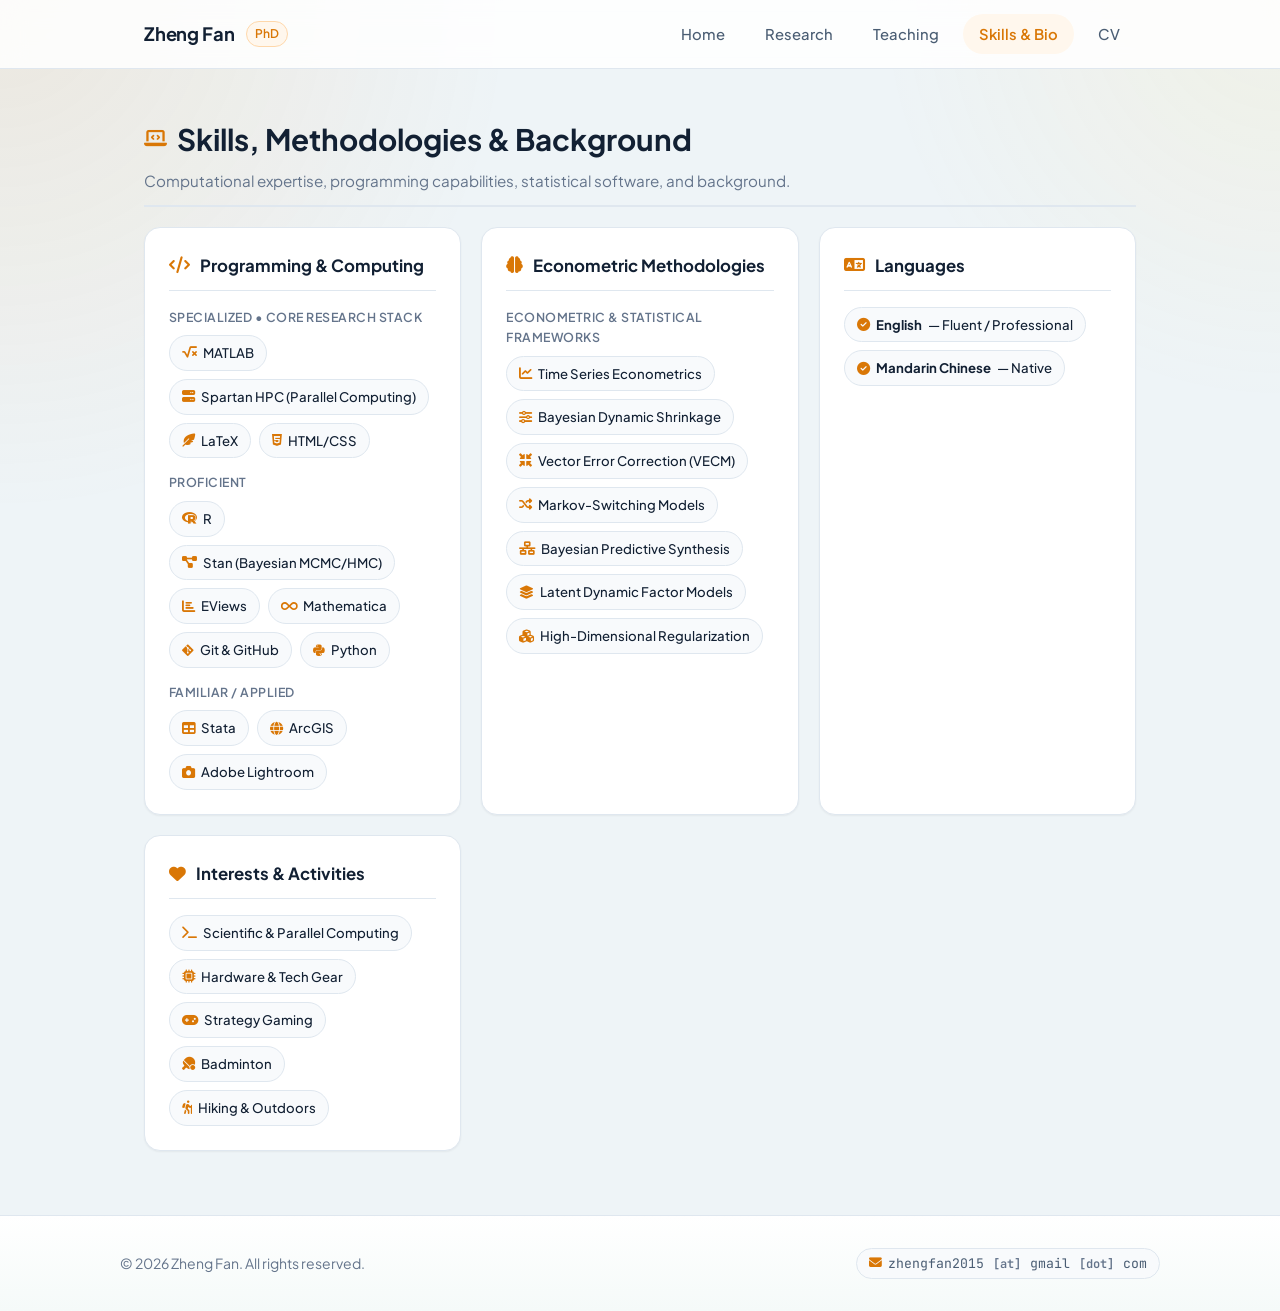
<file: skills.html>
<!DOCTYPE html>
<html lang="en">
<head>
  <meta charset="UTF-8">
  <meta name="viewport" content="width=device-width, initial-scale=1.0">
  <title>Skills &amp; Background | Zheng Fan, PhD</title>
  <meta name="description" content="Technical proficiencies, programming languages, high-performance computing, and background of Zheng Fan.">
  <link rel="icon" type="image/x-icon" href="favicon.ico">
  <link rel="canonical" href="https://zhengf1.github.io/skills.html">

  <!-- Stylesheets -->
  <link rel="stylesheet" href="style.css">
  <link rel="stylesheet" href="https://cdnjs.cloudflare.com/ajax/libs/font-awesome/6.5.1/css/all.min.css">
</head>
<body>

  <!-- Navigation Bar -->
  <header class="site-header">
    <div class="nav-container">
      <a href="index.html" class="nav-brand">
        <span>Zheng Fan</span>
        <span class="brand-badge">PhD</span>
      </a>

      <button class="mobile-nav-toggle" id="mobile-toggle" aria-label="Toggle navigation">
        <i class="fas fa-bars"></i>
      </button>

      <ul class="nav-links" id="nav-links">
        <li><a href="index.html" class="nav-link">Home</a></li>
        <li><a href="research.html" class="nav-link">Research</a></li>
        <li><a href="teaching.html" class="nav-link">Teaching</a></li>
        <li><a href="skills.html" class="nav-link active">Skills &amp; Bio</a></li>
        <li><a href="summary.html" class="nav-link">CV</a></li>
      </ul>
    </div>
  </header>

  <!-- Main Content -->
  <main class="main-wrapper">

    <!-- Page Title -->
    <div class="section-header" style="margin-top: 10px;">
      <div>
        <h1 class="section-title" style="font-size: 1.85rem;">
          <i class="fas fa-laptop-code"></i> Skills, Methodologies &amp; Background
        </h1>
        <p class="section-subtitle" style="margin-top: 4px; font-size: 0.95rem;">
          Computational expertise, programming capabilities, statistical software, and background.
        </p>
      </div>
    </div>

    <!-- Skills Container -->
    <div class="skills-container">

      <!-- Card 1: Programming & Statistical Computing -->
      <div class="skill-category-card">
        <div class="skill-category-header">
          <i class="fas fa-code"></i>
          <span>Programming &amp; Computing</span>
        </div>

        <div class="skill-tier">
          <div class="skill-tier-label">Specialized &bull; Core Research Stack</div>
          <div class="pill-grid">
            <span class="pill"><i class="fas fa-square-root-alt"></i> MATLAB</span>
            <span class="pill"><i class="fas fa-server"></i> Spartan HPC (Parallel Computing)</span>
            <span class="pill"><i class="fas fa-feather-alt"></i> LaTeX</span>
            <span class="pill"><i class="fab fa-html5"></i> HTML/CSS</span>
          </div>
        </div>

        <div class="skill-tier">
          <div class="skill-tier-label">Proficient</div>
          <div class="pill-grid">
            <span class="pill"><i class="fab fa-r-project"></i> R</span>
            <span class="pill"><i class="fas fa-project-diagram"></i> Stan (Bayesian MCMC/HMC)</span>
            <span class="pill"><i class="fas fa-chart-bar"></i> EViews</span>
            <span class="pill"><i class="fas fa-infinity"></i> Mathematica</span>
            <span class="pill"><i class="fab fa-git-alt"></i> Git &amp; GitHub</span>
            <span class="pill"><i class="fab fa-python"></i> Python</span>
          </div>
        </div>

        <div class="skill-tier">
          <div class="skill-tier-label">Familiar / Applied</div>
          <div class="pill-grid">
            <span class="pill"><i class="fas fa-table"></i> Stata</span>
            <span class="pill"><i class="fas fa-globe"></i> ArcGIS</span>
            <span class="pill"><i class="fas fa-camera"></i> Adobe Lightroom</span>
          </div>
        </div>
      </div>

      <!-- Card 2: Methodological Focus -->
      <div class="skill-category-card">
        <div class="skill-category-header">
          <i class="fas fa-brain"></i>
          <span>Econometric Methodologies</span>
        </div>

        <div class="skill-tier">
          <div class="skill-tier-label">Econometric &amp; Statistical Frameworks</div>
          <div class="pill-grid">
            <span class="pill"><i class="fas fa-chart-line"></i> Time Series Econometrics</span>
            <span class="pill"><i class="fas fa-sliders-h"></i> Bayesian Dynamic Shrinkage</span>
            <span class="pill"><i class="fas fa-compress-arrows-alt"></i> Vector Error Correction (VECM)</span>
            <span class="pill"><i class="fas fa-random"></i> Markov-Switching Models</span>
            <span class="pill"><i class="fas fa-network-wired"></i> Bayesian Predictive Synthesis</span>
            <span class="pill"><i class="fas fa-layer-group"></i> Latent Dynamic Factor Models</span>
            <span class="pill"><i class="fas fa-cubes"></i> High-Dimensional Regularization</span>
          </div>
        </div>
      </div>

      <!-- Card 3: Languages & Spoken Communication -->
      <div class="skill-category-card">
        <div class="skill-category-header">
          <i class="fas fa-language"></i>
          <span>Languages</span>
        </div>

        <div class="skill-tier">
          <div class="pill-grid">
            <span class="pill">
              <i class="fas fa-check-circle language-check"></i>
              <strong>English</strong> &mdash; Fluent / Professional
            </span>
            <span class="pill">
              <i class="fas fa-check-circle language-check"></i>
              <strong>Mandarin Chinese</strong> &mdash; Native
            </span>
          </div>
        </div>
      </div>

      <!-- Card 4: Interests & Hobbies -->
      <div class="skill-category-card">
        <div class="skill-category-header">
          <i class="fas fa-heart"></i>
          <span>Interests &amp; Activities</span>
        </div>

        <div class="pill-grid">
          <span class="pill"><i class="fas fa-terminal"></i> Scientific &amp; Parallel Computing</span>
          <span class="pill"><i class="fas fa-microchip"></i> Hardware &amp; Tech Gear</span>
          <span class="pill"><i class="fas fa-gamepad"></i> Strategy Gaming</span>
          <span class="pill"><i class="fas fa-table-tennis"></i> Badminton</span>
          <span class="pill"><i class="fas fa-hiking"></i> Hiking &amp; Outdoors</span>
        </div>
      </div>

    </div>

  </main>

  <!-- Footer -->
  <footer class="site-footer">
    <div class="footer-container">
      <div class="footer-copy">
        &copy; 2026 Zheng Fan. All rights reserved.
      </div>
      <div class="footer-email">
        <span class="email-obfuscated" onclick="copyEmail(this)" data-user="zhengfan2015+web" data-domain="gmail.com" title="Click to copy email">
          <i class="fas fa-envelope"></i>
          <span class="email-text">zhengfan2015 <span class="email-sep">[at]</span> gmail <span class="email-sep">[dot]</span> com</span>
        </span>
      </div>
    </div>
  </footer>

  <!-- Scripts -->
  <script>
    const dayNames = ['sun', 'mon', 'tue', 'wed', 'thu', 'fri', 'sat'];
    const todayTheme = dayNames[new Date().getDay()];
    document.body.classList.add('theme-' + todayTheme);

    function copyEmail(el) {
      const user = el.getAttribute('data-user');
      const domain = el.getAttribute('data-domain');
      if (!user || !domain) return;
      const email = user + '@' + domain;
      navigator.clipboard.writeText(email).then(() => {
        const textSpan = el.querySelector('.email-text');
        const orig = textSpan.innerHTML;
        textSpan.textContent = 'Copied to clipboard!';
        setTimeout(() => { textSpan.innerHTML = orig; }, 2000);
      }).catch(() => {});
    }

    const mobileToggle = document.getElementById('mobile-toggle');
    const navLinks = document.getElementById('nav-links');
    if (mobileToggle && navLinks) {
      mobileToggle.addEventListener('click', () => {
        navLinks.classList.toggle('open');
      });
    }
  </script>
</body>
</html>
</file>
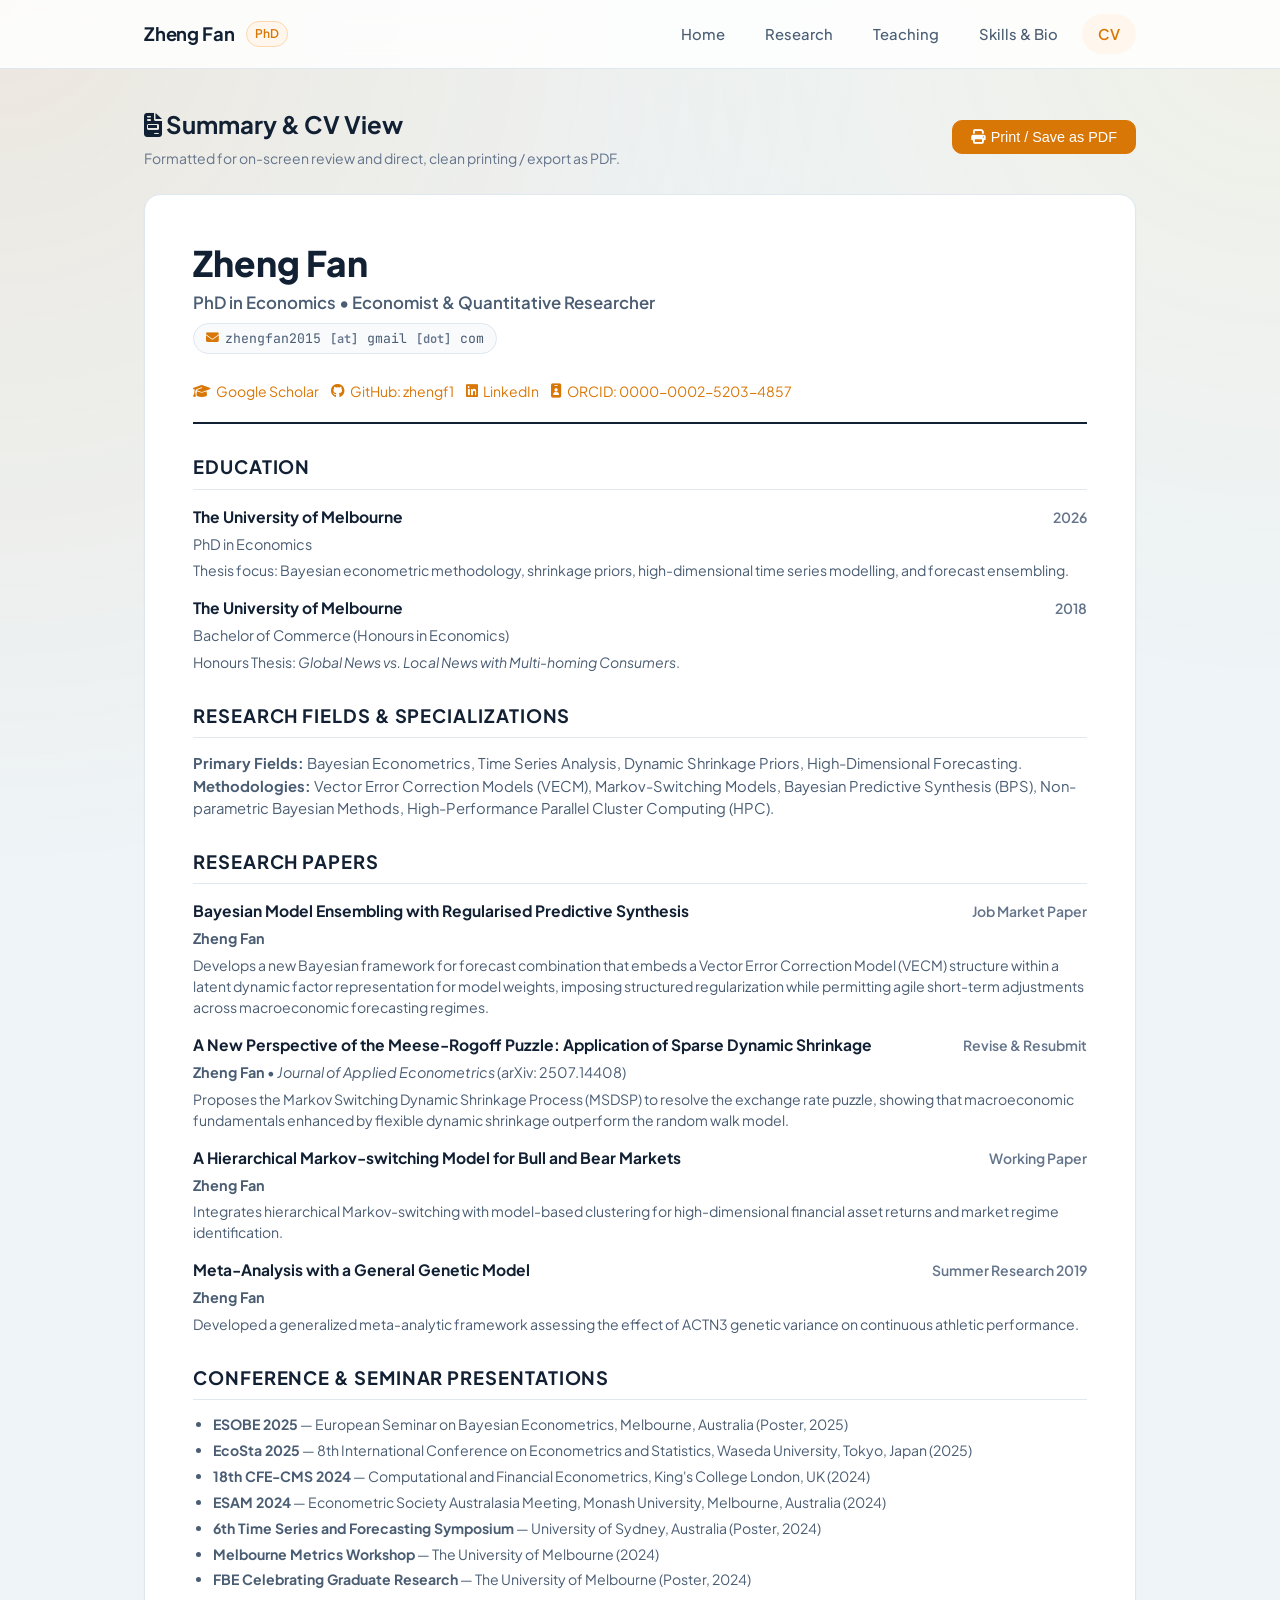
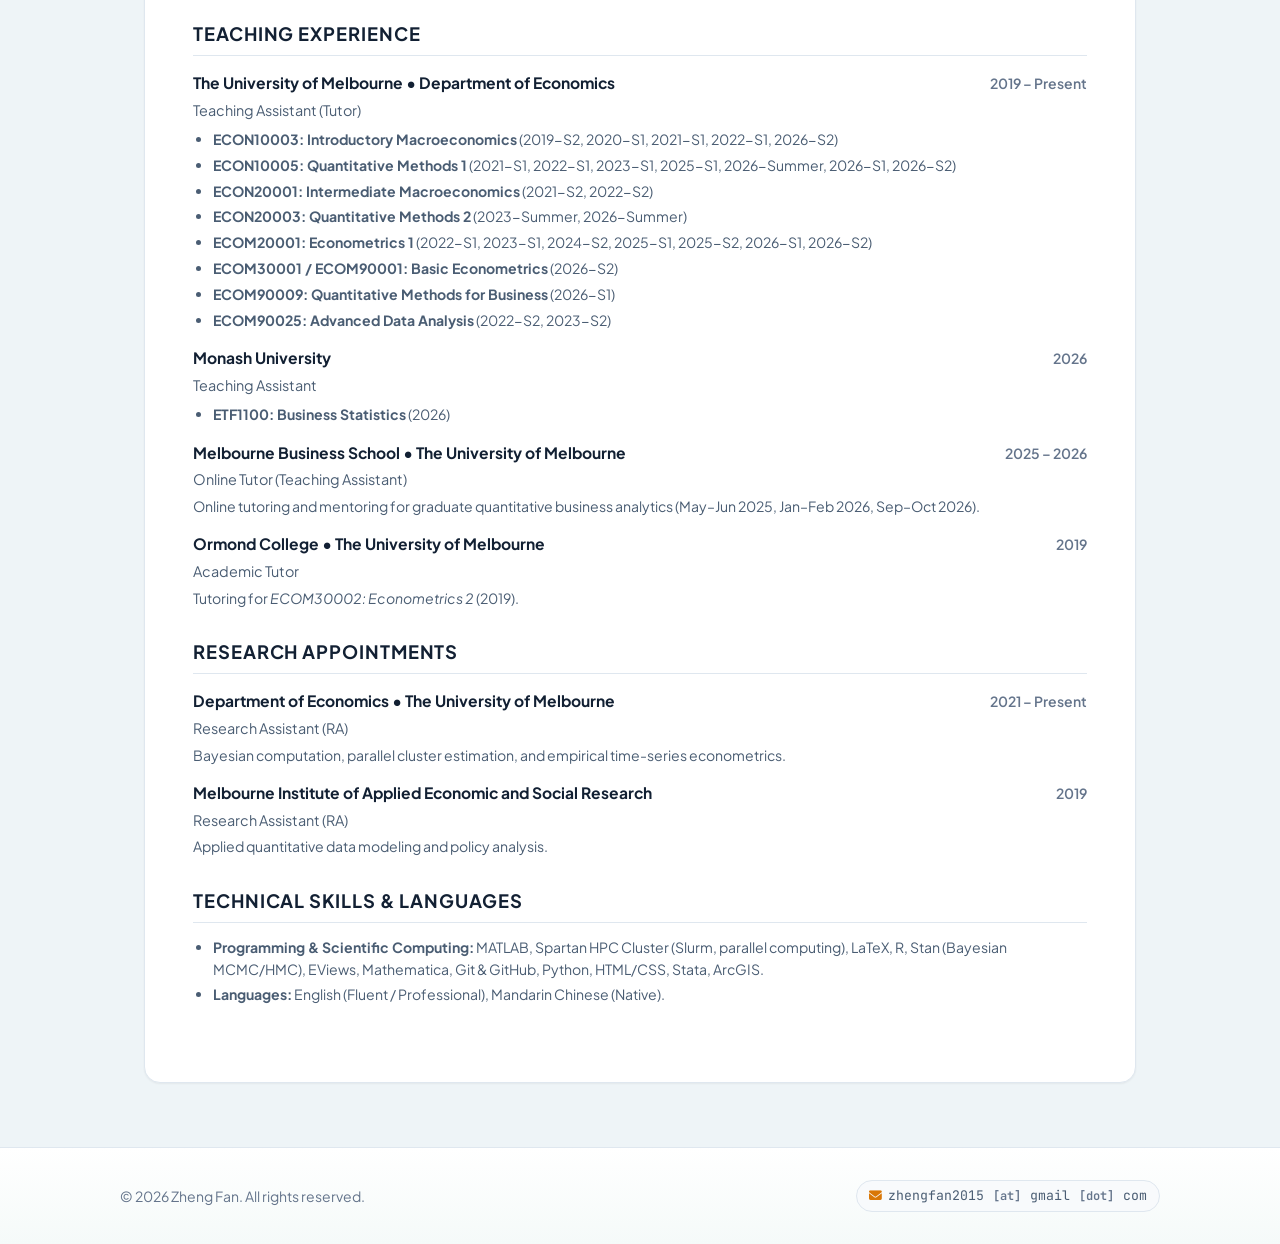
<file: summary.html>
<!DOCTYPE html>
<html lang="en">
<head>
  <meta charset="UTF-8">
  <meta name="viewport" content="width=device-width, initial-scale=1.0">
  <title>Academic Summary &bull; CV | Zheng Fan, PhD</title>
  <meta name="description" content="Academic summary and curriculum vitae of Zheng Fan, PhD in Economics from The University of Melbourne.">
  <link rel="icon" type="image/x-icon" href="favicon.ico">
  <link rel="canonical" href="https://zhengf1.github.io/summary.html">

  <!-- Stylesheets -->
  <link rel="stylesheet" href="style.css">
  <link rel="stylesheet" href="https://cdnjs.cloudflare.com/ajax/libs/font-awesome/6.5.1/css/all.min.css">
</head>
<body>

  <!-- Navigation Bar -->
  <header class="site-header">
    <div class="nav-container">
      <a href="index.html" class="nav-brand">
        <span>Zheng Fan</span>
        <span class="brand-badge">PhD</span>
      </a>

      <button class="mobile-nav-toggle" id="mobile-toggle" aria-label="Toggle navigation">
        <i class="fas fa-bars"></i>
      </button>

      <ul class="nav-links" id="nav-links">
        <li><a href="index.html" class="nav-link">Home</a></li>
        <li><a href="research.html" class="nav-link">Research</a></li>
        <li><a href="teaching.html" class="nav-link">Teaching</a></li>
        <li><a href="skills.html" class="nav-link">Skills &amp; Bio</a></li>
        <li><a href="summary.html" class="nav-link active">CV</a></li>
      </ul>
    </div>
  </header>

  <!-- Main Content -->
  <main class="main-wrapper">

    <!-- Screen Toolbar (Hidden when printing) -->
    <div class="summary-toolbar no-print">
      <div>
        <h1 style="font-size: 1.5rem; font-weight: 700; color: var(--text-primary); margin-bottom: 2px;">
          <i class="fas fa-file-invoice"></i> Summary &amp; CV View
        </h1>
        <p style="font-size: 0.875rem; color: var(--text-muted);">
          Formatted for on-screen review and direct, clean printing / export as PDF.
        </p>
      </div>

      <button onclick="window.print()" class="btn-action btn-primary-action" style="padding: 8px 18px; font-size: 0.9rem;">
        <i class="fas fa-print"></i> Print / Save as PDF
      </button>
    </div>

    <!-- Printable CV Sheet -->
    <div class="summary-sheet">

      <!-- CV Header -->
      <header class="cv-header">
        <div>
          <h1 class="cv-name">Zheng Fan</h1>
          <div class="cv-subtitle">PhD in Economics &bull; Economist &amp; Quantitative Researcher</div>
          <div class="cv-meta" style="margin-top: 6px;">
            <span class="email-obfuscated" onclick="copyEmail(this)" data-user="zhengfan2015+web" data-domain="gmail.com" title="Click to copy email">
              <i class="fas fa-envelope"></i>
              <span class="email-text">zhengfan2015 <span class="email-sep">[at]</span> gmail <span class="email-sep">[dot]</span> com</span>
            </span>
          </div>
        </div>

        <div class="cv-meta">
          <div class="cv-meta-links">
            <a href="https://scholar.google.com/citations?user=kObE768AAAAJ" target="_blank" rel="noopener noreferrer">
              <i class="fas fa-graduation-cap"></i> Google Scholar
            </a>
            <a href="https://github.com/zhengf1" target="_blank" rel="noopener noreferrer">
              <i class="fab fa-github"></i> GitHub: zhengf1
            </a>
            <a href="https://www.linkedin.com/in/zheng-fan-11849836b" target="_blank" rel="noopener noreferrer">
              <i class="fab fa-linkedin"></i> LinkedIn
            </a>
            <a href="https://orcid.org/0000-0002-5203-4857" target="_blank" rel="noopener noreferrer">
              <i class="fas fa-id-badge"></i> ORCID: 0000-0002-5203-4857
            </a>
          </div>
        </div>
      </header>

      <!-- Education -->
      <section class="cv-section">
        <h2 class="cv-section-title">Education</h2>
        
        <div class="cv-item">
          <div class="cv-item-header">
            <div class="cv-item-title">The University of Melbourne</div>
            <div class="cv-item-date">2026</div>
          </div>
          <div class="cv-item-subtitle">PhD in Economics</div>
          <div class="cv-item-desc">
            Thesis focus: Bayesian econometric methodology, shrinkage priors, high-dimensional time series modelling, and forecast ensembling.
          </div>
        </div>

        <div class="cv-item">
          <div class="cv-item-header">
            <div class="cv-item-title">The University of Melbourne</div>
            <div class="cv-item-date">2018</div>
          </div>
          <div class="cv-item-subtitle">Bachelor of Commerce (Honours in Economics)</div>
          <div class="cv-item-desc">
            Honours Thesis: <em>Global News vs. Local News with Multi-homing Consumers</em>.
          </div>
        </div>
      </section>

      <!-- Research Fields & Specializations -->
      <section class="cv-section">
        <h2 class="cv-section-title">Research Fields &amp; Specializations</h2>
        <div class="cv-item-desc" style="font-size: 0.925rem;">
          <strong>Primary Fields:</strong> Bayesian Econometrics, Time Series Analysis, Dynamic Shrinkage Priors, High-Dimensional Forecasting.<br>
          <strong>Methodologies:</strong> Vector Error Correction Models (VECM), Markov-Switching Models, Bayesian Predictive Synthesis (BPS), Non-parametric Bayesian Methods, High-Performance Parallel Cluster Computing (HPC).
        </div>
      </section>

      <!-- Research Papers & Publications -->
      <section class="cv-section">
        <h2 class="cv-section-title">Research Papers</h2>

        <div class="cv-item">
          <div class="cv-item-header">
            <div class="cv-item-title">Bayesian Model Ensembling with Regularised Predictive Synthesis</div>
            <div class="cv-item-date">Job Market Paper</div>
          </div>
          <div class="cv-item-subtitle"><strong>Zheng Fan</strong></div>
          <div class="cv-item-desc">
            Develops a new Bayesian framework for forecast combination that embeds a Vector Error Correction Model (VECM) structure within a latent dynamic factor representation for model weights, imposing structured regularization while permitting agile short-term adjustments across macroeconomic forecasting regimes.
          </div>
        </div>

        <div class="cv-item">
          <div class="cv-item-header">
            <div class="cv-item-title">A New Perspective of the Meese-Rogoff Puzzle: Application of Sparse Dynamic Shrinkage</div>
            <div class="cv-item-date">Revise &amp; Resubmit</div>
          </div>
          <div class="cv-item-subtitle"><strong>Zheng Fan</strong> &bull; <em>Journal of Applied Econometrics</em> (arXiv: 2507.14408)</div>
          <div class="cv-item-desc">
            Proposes the Markov Switching Dynamic Shrinkage Process (MSDSP) to resolve the exchange rate puzzle, showing that macroeconomic fundamentals enhanced by flexible dynamic shrinkage outperform the random walk model.
          </div>
        </div>

        <div class="cv-item">
          <div class="cv-item-header">
            <div class="cv-item-title">A Hierarchical Markov-switching Model for Bull and Bear Markets</div>
            <div class="cv-item-date">Working Paper</div>
          </div>
          <div class="cv-item-subtitle"><strong>Zheng Fan</strong></div>
          <div class="cv-item-desc">
            Integrates hierarchical Markov-switching with model-based clustering for high-dimensional financial asset returns and market regime identification.
          </div>
        </div>

        <div class="cv-item">
          <div class="cv-item-header">
            <div class="cv-item-title">Meta-Analysis with a General Genetic Model</div>
            <div class="cv-item-date">Summer Research 2019</div>
          </div>
          <div class="cv-item-subtitle"><strong>Zheng Fan</strong></div>
          <div class="cv-item-desc">
            Developed a generalized meta-analytic framework assessing the effect of ACTN3 genetic variance on continuous athletic performance.
          </div>
        </div>
      </section>

      <!-- Conference & Seminar Presentations -->
      <section class="cv-section">
        <h2 class="cv-section-title">Conference &amp; Seminar Presentations</h2>
        <ul class="cv-list">
          <li><strong>ESOBE 2025</strong> &mdash; European Seminar on Bayesian Econometrics, Melbourne, Australia (Poster, 2025)</li>
          <li><strong>EcoSta 2025</strong> &mdash; 8th International Conference on Econometrics and Statistics, Waseda University, Tokyo, Japan (2025)</li>
          <li><strong>18th CFE-CMS 2024</strong> &mdash; Computational and Financial Econometrics, King's College London, UK (2024)</li>
          <li><strong>ESAM 2024</strong> &mdash; Econometric Society Australasia Meeting, Monash University, Melbourne, Australia (2024)</li>
          <li><strong>6th Time Series and Forecasting Symposium</strong> &mdash; University of Sydney, Australia (Poster, 2024)</li>
          <li><strong>Melbourne Metrics Workshop</strong> &mdash; The University of Melbourne (2024)</li>
          <li><strong>FBE Celebrating Graduate Research</strong> &mdash; The University of Melbourne (Poster, 2024)</li>
        </ul>
      </section>

      <!-- Teaching Experience -->
      <section class="cv-section">
        <h2 class="cv-section-title">Teaching Experience</h2>

        <div class="cv-item">
          <div class="cv-item-header">
            <div class="cv-item-title">The University of Melbourne &bull; Department of Economics</div>
            <div class="cv-item-date">2019 – Present</div>
          </div>
          <div class="cv-item-subtitle">Teaching Assistant (Tutor)</div>
          <ul class="cv-list">
            <li><strong>ECON10003: Introductory Macroeconomics</strong> (2019-S2, 2020-S1, 2021-S1, 2022-S1, 2026-S2)</li>
            <li><strong>ECON10005: Quantitative Methods 1</strong> (2021-S1, 2022-S1, 2023-S1, 2025-S1, 2026-Summer, 2026-S1, 2026-S2)</li>
            <li><strong>ECON20001: Intermediate Macroeconomics</strong> (2021-S2, 2022-S2)</li>
            <li><strong>ECON20003: Quantitative Methods 2</strong> (2023-Summer, 2026-Summer)</li>
            <li><strong>ECOM20001: Econometrics 1</strong> (2022-S1, 2023-S1, 2024-S2, 2025-S1, 2025-S2, 2026-S1, 2026-S2)</li>
            <li><strong>ECOM30001 / ECOM90001: Basic Econometrics</strong> (2026-S2)</li>
            <li><strong>ECOM90009: Quantitative Methods for Business</strong> (2026-S1)</li>
            <li><strong>ECOM90025: Advanced Data Analysis</strong> (2022-S2, 2023-S2)</li>
          </ul>
        </div>

        <div class="cv-item">
          <div class="cv-item-header">
            <div class="cv-item-title">Monash University</div>
            <div class="cv-item-date">2026</div>
          </div>
          <div class="cv-item-subtitle">Teaching Assistant</div>
          <ul class="cv-list">
            <li><strong>ETF1100: Business Statistics</strong> (2026)</li>
          </ul>
        </div>

        <div class="cv-item">
          <div class="cv-item-header">
            <div class="cv-item-title">Melbourne Business School &bull; The University of Melbourne</div>
            <div class="cv-item-date">2025 – 2026</div>
          </div>
          <div class="cv-item-subtitle">Online Tutor (Teaching Assistant)</div>
          <div class="cv-item-desc">
            Online tutoring and mentoring for graduate quantitative business analytics (May–Jun 2025, Jan–Feb 2026, Sep–Oct 2026).
          </div>
        </div>

        <div class="cv-item">
          <div class="cv-item-header">
            <div class="cv-item-title">Ormond College &bull; The University of Melbourne</div>
            <div class="cv-item-date">2019</div>
          </div>
          <div class="cv-item-subtitle">Academic Tutor</div>
          <div class="cv-item-desc">
            Tutoring for <em>ECOM30002: Econometrics 2</em> (2019).
          </div>
        </div>
      </section>

      <!-- Research Appointments -->
      <section class="cv-section">
        <h2 class="cv-section-title">Research Appointments</h2>

        <div class="cv-item">
          <div class="cv-item-header">
            <div class="cv-item-title">Department of Economics &bull; The University of Melbourne</div>
            <div class="cv-item-date">2021 – Present</div>
          </div>
          <div class="cv-item-subtitle">Research Assistant (RA)</div>
          <div class="cv-item-desc">
            Bayesian computation, parallel cluster estimation, and empirical time-series econometrics.
          </div>
        </div>

        <div class="cv-item">
          <div class="cv-item-header">
            <div class="cv-item-title">Melbourne Institute of Applied Economic and Social Research</div>
            <div class="cv-item-date">2019</div>
          </div>
          <div class="cv-item-subtitle">Research Assistant (RA)</div>
          <div class="cv-item-desc">
            Applied quantitative data modeling and policy analysis.
          </div>
        </div>
      </section>

      <!-- Skills & Languages -->
      <section class="cv-section">
        <h2 class="cv-section-title">Technical Skills &amp; Languages</h2>
        <ul class="cv-list">
          <li><strong>Programming &amp; Scientific Computing:</strong> MATLAB, Spartan HPC Cluster (Slurm, parallel computing), LaTeX, R, Stan (Bayesian MCMC/HMC), EViews, Mathematica, Git &amp; GitHub, Python, HTML/CSS, Stata, ArcGIS.</li>
          <li><strong>Languages:</strong> English (Fluent / Professional), Mandarin Chinese (Native).</li>
        </ul>
      </section>

    </div>

  </main>

  <!-- Footer -->
  <footer class="site-footer no-print">
    <div class="footer-container">
      <div class="footer-copy">
        &copy; 2026 Zheng Fan. All rights reserved.
      </div>
      <div class="footer-email">
        <span class="email-obfuscated" onclick="copyEmail(this)" data-user="zhengfan2015+web" data-domain="gmail.com" title="Click to copy email">
          <i class="fas fa-envelope"></i>
          <span class="email-text">zhengfan2015 <span class="email-sep">[at]</span> gmail <span class="email-sep">[dot]</span> com</span>
        </span>
      </div>
    </div>
  </footer>

  <!-- Scripts -->
  <script>
    const dayNames = ['sun', 'mon', 'tue', 'wed', 'thu', 'fri', 'sat'];
    const todayTheme = dayNames[new Date().getDay()];
    document.body.classList.add('theme-' + todayTheme);

    function copyEmail(el) {
      const user = el.getAttribute('data-user');
      const domain = el.getAttribute('data-domain');
      if (!user || !domain) return;
      const email = user + '@' + domain;
      navigator.clipboard.writeText(email).then(() => {
        const textSpan = el.querySelector('.email-text');
        const orig = textSpan.innerHTML;
        textSpan.textContent = 'Copied to clipboard!';
        setTimeout(() => { textSpan.innerHTML = orig; }, 2000);
      }).catch(() => {});
    }

    const mobileToggle = document.getElementById('mobile-toggle');
    const navLinks = document.getElementById('nav-links');
    if (mobileToggle && navLinks) {
      mobileToggle.addEventListener('click', () => {
        navLinks.classList.toggle('open');
      });
    }
  </script>
</body>
</html>
</file>
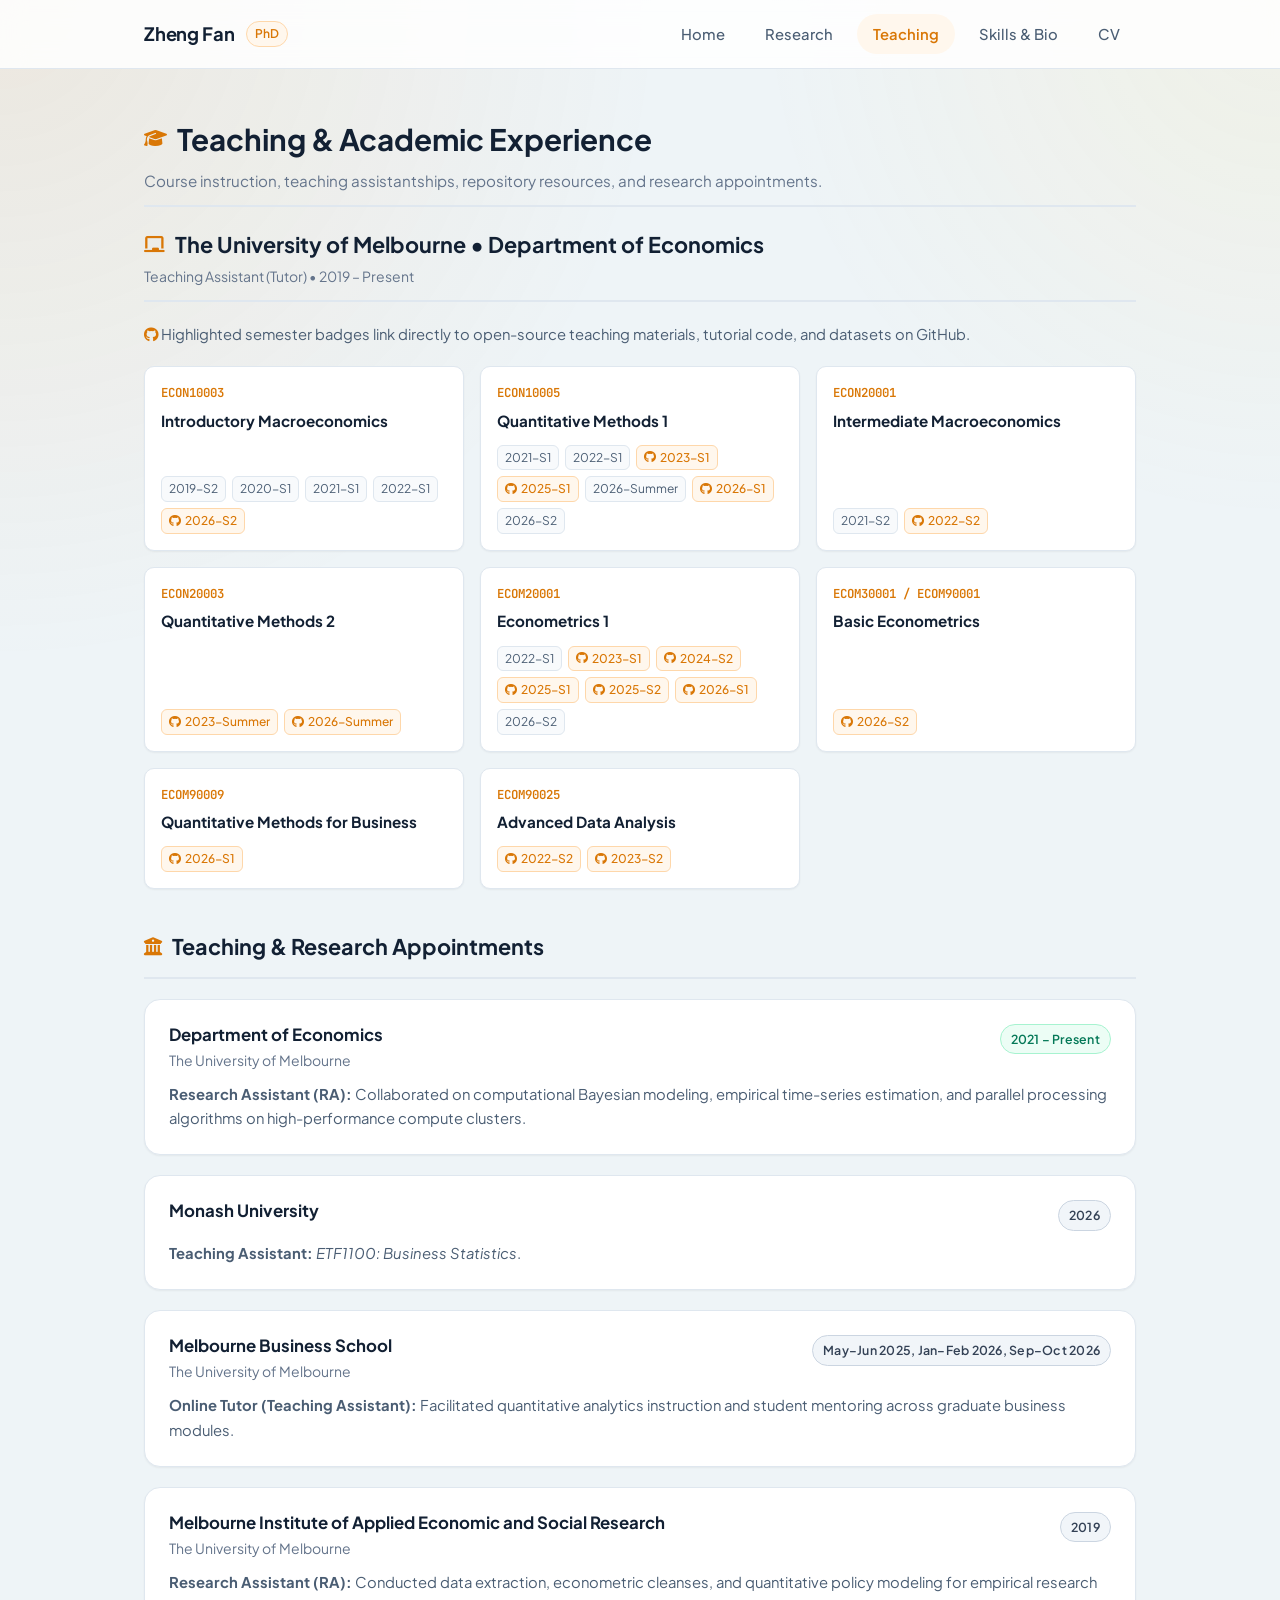
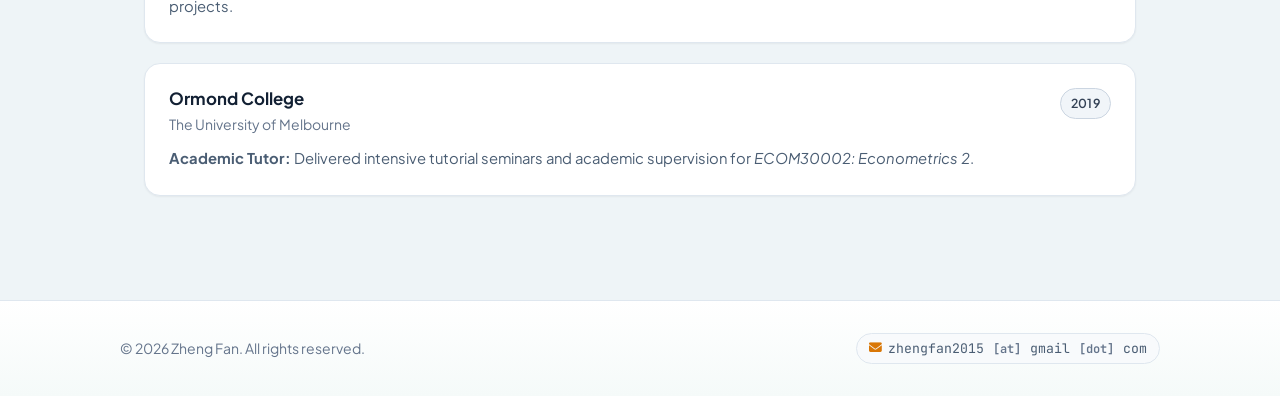
<file: teaching.html>
<!DOCTYPE html>
<html lang="en">
<head>
  <meta charset="UTF-8">
  <meta name="viewport" content="width=device-width, initial-scale=1.0">
  <title>Teaching &amp; Academic Experience | Zheng Fan, PhD</title>
  <meta name="description" content="Teaching experience, tutoring courses, and academic appointments by Zheng Fan at The University of Melbourne, Monash University, and Melbourne Business School.">
  <link rel="icon" type="image/x-icon" href="favicon.ico">
  <link rel="canonical" href="https://zhengf1.github.io/teaching.html">

  <!-- Stylesheets -->
  <link rel="stylesheet" href="style.css">
  <link rel="stylesheet" href="https://cdnjs.cloudflare.com/ajax/libs/font-awesome/6.5.1/css/all.min.css">
</head>
<body>

  <!-- Navigation Bar -->
  <header class="site-header">
    <div class="nav-container">
      <a href="index.html" class="nav-brand">
        <span>Zheng Fan</span>
        <span class="brand-badge">PhD</span>
      </a>

      <button class="mobile-nav-toggle" id="mobile-toggle" aria-label="Toggle navigation">
        <i class="fas fa-bars"></i>
      </button>

      <ul class="nav-links" id="nav-links">
        <li><a href="index.html" class="nav-link">Home</a></li>
        <li><a href="research.html" class="nav-link">Research</a></li>
        <li><a href="teaching.html" class="nav-link active">Teaching</a></li>
        <li><a href="skills.html" class="nav-link">Skills &amp; Bio</a></li>
        <li><a href="summary.html" class="nav-link">CV</a></li>
      </ul>
    </div>
  </header>

  <!-- Main Content -->
  <main class="main-wrapper">

    <!-- Page Title -->
    <div class="section-header" style="margin-top: 10px;">
      <div>
        <h1 class="section-title" style="font-size: 1.85rem;">
          <i class="fas fa-graduation-cap"></i> Teaching &amp; Academic Experience
        </h1>
        <p class="section-subtitle" style="margin-top: 4px; font-size: 0.95rem;">
          Course instruction, teaching assistantships, repository resources, and research appointments.
        </p>
      </div>
    </div>

    <!-- Department of Economics Teaching -->
    <section class="section">
      <div class="section-header">
        <div>
          <h2 class="section-title">
            <i class="fas fa-chalkboard"></i> The University of Melbourne &bull; Department of Economics
          </h2>
          <div class="section-subtitle" style="margin-top: 2px;">
            Teaching Assistant (Tutor) &bull; 2019 – Present
          </div>
        </div>
      </div>

      <p style="color: var(--text-secondary); margin-bottom: 20px; font-size: 0.925rem;">
        <i class="fab fa-github" style="color: var(--accent-primary);"></i> Highlighted semester badges link directly to open-source teaching materials, tutorial code, and datasets on GitHub.
      </p>

      <div class="course-grid">

        <!-- Course 1 -->
        <div class="course-card">
          <div>
            <div class="course-code">ECON10003</div>
            <h3 class="course-title">Introductory Macroeconomics</h3>
          </div>
          <div class="course-terms">
            <span class="term-badge">2019-S2</span>
            <span class="term-badge">2020-S1</span>
            <span class="term-badge">2021-S1</span>
            <span class="term-badge">2022-S1</span>
            <a href="https://github.com/zhengf1/2026S2IntroMacro" target="_blank" rel="noopener noreferrer" class="term-badge">
              <i class="fab fa-github"></i> 2026-S2
            </a>
          </div>
        </div>

        <!-- Course 2 -->
        <div class="course-card">
          <div>
            <div class="course-code">ECON10005</div>
            <h3 class="course-title">Quantitative Methods 1</h3>
          </div>
          <div class="course-terms">
            <span class="term-badge">2021-S1</span>
            <span class="term-badge">2022-S1</span>
            <a href="https://github.com/zhengf1/2023QM1" target="_blank" rel="noopener noreferrer" class="term-badge">
              <i class="fab fa-github"></i> 2023-S1
            </a>
            <a href="https://github.com/zhengf1/2025S1QM1" target="_blank" rel="noopener noreferrer" class="term-badge">
              <i class="fab fa-github"></i> 2025-S1
            </a>
            <span class="term-badge">2026-Summer</span>
            <a href="https://github.com/zhengf1/2026S1QM1" target="_blank" rel="noopener noreferrer" class="term-badge">
              <i class="fab fa-github"></i> 2026-S1
            </a>
            <span class="term-badge">2026-S2</span>
          </div>
        </div>

        <!-- Course 3 -->
        <div class="course-card">
          <div>
            <div class="course-code">ECON20001</div>
            <h3 class="course-title">Intermediate Macroeconomics</h3>
          </div>
          <div class="course-terms">
            <span class="term-badge">2021-S2</span>
            <a href="https://github.com/zhengf1/InterMa2022" target="_blank" rel="noopener noreferrer" class="term-badge">
              <i class="fab fa-github"></i> 2022-S2
            </a>
          </div>
        </div>

        <!-- Course 4 -->
        <div class="course-card">
          <div>
            <div class="course-code">ECON20003</div>
            <h3 class="course-title">Quantitative Methods 2</h3>
          </div>
          <div class="course-terms">
            <a href="https://github.com/zhengf1/2023QM2" target="_blank" rel="noopener noreferrer" class="term-badge">
              <i class="fab fa-github"></i> 2023-Summer
            </a>
            <a href="https://github.com/zhengf1/2026SummerQM2" target="_blank" rel="noopener noreferrer" class="term-badge">
              <i class="fab fa-github"></i> 2026-Summer
            </a>
          </div>
        </div>

        <!-- Course 5 -->
        <div class="course-card">
          <div>
            <div class="course-code">ECOM20001</div>
            <h3 class="course-title">Econometrics 1</h3>
          </div>
          <div class="course-terms">
            <span class="term-badge">2022-S1</span>
            <a href="https://github.com/zhengf1/2023ECOM1" target="_blank" rel="noopener noreferrer" class="term-badge">
              <i class="fab fa-github"></i> 2023-S1
            </a>
            <a href="https://github.com/zhengf1/2024ECOM1" target="_blank" rel="noopener noreferrer" class="term-badge">
              <i class="fab fa-github"></i> 2024-S2
            </a>
            <a href="https://github.com/zhengf1/2025ECOM1" target="_blank" rel="noopener noreferrer" class="term-badge">
              <i class="fab fa-github"></i> 2025-S1
            </a>
            <a href="https://github.com/zhengf1/2025S2ECOM1" target="_blank" rel="noopener noreferrer" class="term-badge">
              <i class="fab fa-github"></i> 2025-S2
            </a>
            <a href="https://github.com/zhengf1/2026S1ECOM1" target="_blank" rel="noopener noreferrer" class="term-badge">
              <i class="fab fa-github"></i> 2026-S1
            </a>
            <span class="term-badge">2026-S2</span>
          </div>
        </div>

        <!-- Course 6 -->
        <div class="course-card">
          <div>
            <div class="course-code">ECOM30001 / ECOM90001</div>
            <h3 class="course-title">Basic Econometrics</h3>
          </div>
          <div class="course-terms">
            <a href="https://github.com/zhengf1/2026S2BE" target="_blank" rel="noopener noreferrer" class="term-badge">
              <i class="fab fa-github"></i> 2026-S2
            </a>
          </div>
        </div>

        <!-- Course 7 -->
        <div class="course-card">
          <div>
            <div class="course-code">ECOM90009</div>
            <h3 class="course-title">Quantitative Methods for Business</h3>
          </div>
          <div class="course-terms">
            <a href="https://github.com/zhengf1/2026S1QMB" target="_blank" rel="noopener noreferrer" class="term-badge">
              <i class="fab fa-github"></i> 2026-S1
            </a>
          </div>
        </div>

        <!-- Course 8 -->
        <div class="course-card">
          <div>
            <div class="course-code">ECOM90025</div>
            <h3 class="course-title">Advanced Data Analysis</h3>
          </div>
          <div class="course-terms">
            <a href="https://github.com/zhengf1/ADA2022" target="_blank" rel="noopener noreferrer" class="term-badge">
              <i class="fab fa-github"></i> 2022-S2
            </a>
            <a href="https://github.com/zhengf1/2023-S2-ADA" target="_blank" rel="noopener noreferrer" class="term-badge">
              <i class="fab fa-github"></i> 2023-S2
            </a>
          </div>
        </div>

      </div>
    </section>

    <!-- Additional Academic & Teaching Experience (Ordered from Present to Past) -->
    <section class="section">
      <div class="section-header">
        <h2 class="section-title">
          <i class="fas fa-university"></i> Teaching &amp; Research Appointments
        </h2>
      </div>

      <!-- 1. RA Department of Economics (2021 - Present) -->
      <div class="card">
        <div class="paper-header">
          <div>
            <h3 class="paper-title" style="font-size: 1.05rem;">Department of Economics</h3>
            <div style="font-size: 0.875rem; color: var(--text-muted); margin-top: 2px;">
              The University of Melbourne
            </div>
          </div>
          <span class="paper-status-badge badge-rr">
            2021 – Present
          </span>
        </div>
        <p style="color: var(--text-secondary); font-size: 0.925rem; margin-top: 6px;">
          <strong>Research Assistant (RA):</strong> Collaborated on computational Bayesian modeling, empirical time-series estimation, and parallel processing algorithms on high-performance compute clusters.
        </p>
      </div>

      <!-- 2. Monash University (2026) -->
      <div class="card">
        <div class="paper-header">
          <div>
            <h3 class="paper-title" style="font-size: 1.05rem;">Monash University</h3>
          </div>
          <span class="paper-status-badge badge-wp">
            2026
          </span>
        </div>
        <p style="color: var(--text-secondary); font-size: 0.925rem; margin-top: 6px;">
          <strong>Teaching Assistant:</strong> <em>ETF1100: Business Statistics</em>.
        </p>
      </div>

      <!-- 3. MBS (2025 - 2026) -->
      <div class="card">
        <div class="paper-header">
          <div>
            <h3 class="paper-title" style="font-size: 1.05rem;">Melbourne Business School</h3>
            <div style="font-size: 0.875rem; color: var(--text-muted); margin-top: 2px;">
              The University of Melbourne
            </div>
          </div>
          <span class="paper-status-badge badge-wp">
            May–Jun 2025, Jan–Feb 2026, Sep–Oct 2026
          </span>
        </div>
        <p style="color: var(--text-secondary); font-size: 0.925rem; margin-top: 6px;">
          <strong>Online Tutor (Teaching Assistant):</strong> Facilitated quantitative analytics instruction and student mentoring across graduate business modules.
        </p>
      </div>

      <!-- 4. Melbourne Institute (2019) -->
      <div class="card">
        <div class="paper-header">
          <div>
            <h3 class="paper-title" style="font-size: 1.05rem;">Melbourne Institute of Applied Economic and Social Research</h3>
            <div style="font-size: 0.875rem; color: var(--text-muted); margin-top: 2px;">
              The University of Melbourne
            </div>
          </div>
          <span class="paper-status-badge badge-wp">
            2019
          </span>
        </div>
        <p style="color: var(--text-secondary); font-size: 0.925rem; margin-top: 6px;">
          <strong>Research Assistant (RA):</strong> Conducted data extraction, econometric cleanses, and quantitative policy modeling for empirical research projects.
        </p>
      </div>

      <!-- 5. Ormond College (2019 - Moved to bottom) -->
      <div class="card">
        <div class="paper-header">
          <div>
            <h3 class="paper-title" style="font-size: 1.05rem;">Ormond College</h3>
            <div style="font-size: 0.875rem; color: var(--text-muted); margin-top: 2px;">
              The University of Melbourne
            </div>
          </div>
          <span class="paper-status-badge badge-wp">
            2019
          </span>
        </div>
        <p style="color: var(--text-secondary); font-size: 0.925rem; margin-top: 6px;">
          <strong>Academic Tutor:</strong> Delivered intensive tutorial seminars and academic supervision for <em>ECOM30002: Econometrics 2</em>.
        </p>
      </div>

    </section>

  </main>

  <!-- Footer -->
  <footer class="site-footer">
    <div class="footer-container">
      <div class="footer-copy">
        &copy; 2026 Zheng Fan. All rights reserved.
      </div>
      <div class="footer-email">
        <span class="email-obfuscated" onclick="copyEmail(this)" data-user="zhengfan2015+web" data-domain="gmail.com" title="Click to copy email">
          <i class="fas fa-envelope"></i>
          <span class="email-text">zhengfan2015 <span class="email-sep">[at]</span> gmail <span class="email-sep">[dot]</span> com</span>
        </span>
      </div>
    </div>
  </footer>

  <!-- Scripts -->
  <script>
    const dayNames = ['sun', 'mon', 'tue', 'wed', 'thu', 'fri', 'sat'];
    const todayTheme = dayNames[new Date().getDay()];
    document.body.classList.add('theme-' + todayTheme);

    function copyEmail(el) {
      const user = el.getAttribute('data-user');
      const domain = el.getAttribute('data-domain');
      if (!user || !domain) return;
      const email = user + '@' + domain;
      navigator.clipboard.writeText(email).then(() => {
        const textSpan = el.querySelector('.email-text');
        const orig = textSpan.innerHTML;
        textSpan.textContent = 'Copied to clipboard!';
        setTimeout(() => { textSpan.innerHTML = orig; }, 2000);
      }).catch(() => {});
    }

    const mobileToggle = document.getElementById('mobile-toggle');
    const navLinks = document.getElementById('nav-links');
    if (mobileToggle && navLinks) {
      mobileToggle.addEventListener('click', () => {
        navLinks.classList.toggle('open');
      });
    }
  </script>
</body>
</html>
</file>
<file: style.css>
/* ==========================================================================
   Dr. Zheng Fan - Academic & Professional Portfolio Stylesheet
   Modern, Clean, Responsive Design System
   ========================================================================== */

@import url('https://fonts.googleapis.com/css2?family=Plus+Jakarta+Sans:ital,wght@0,300;0,400;0,500;0,600;0,700;1,400&family=JetBrains+Mono:wght@400;500&display=swap');

:root {
  /* Color Palette */
  --bg-primary: #f4f6fb;
  --bg-secondary: #eef4f7;
  --bg-tertiary: #f8fafc;
  --bg-card: #ffffff;
  --bg-glass: rgba(255, 255, 255, 0.84);
  --bg-radial-one: rgba(15, 118, 110, 0.08);
  --bg-radial-two: rgba(59, 130, 246, 0.08);
  
  --text-primary: #122033;
  --text-secondary: #4a5d73;
  --text-muted: #64748b;
  --text-light: #7d8ea5;
  
  --border-color: #dfe7ef;
  --border-hover: #c7d4e1;
  
  --accent-primary: #0f766e;
  --accent-hover: #115e59;
  --accent-light: #e8fffb;
  --accent-border: #9fe7dd;
  
  --brand-navy: #122033;
  --brand-indigo: #3b82f6;
  --brand-purple: #7c3aed;
  
  /* Status Badges */
  --badge-rr-bg: #ecfdf5;
  --badge-rr-text: #047857;
  --badge-rr-border: #a7f3d0;
  
  --badge-jmp-bg: #f5f3ff;
  --badge-jmp-text: #6d28d9;
  --badge-jmp-border: #ddd6fe;
  
  --badge-wp-bg: #f1f5f9;
  --badge-wp-text: #334155;
  --badge-wp-border: #cbd5e1;
  
  /* Elevation & Shadows */
  --shadow-sm: 0 1px 2px 0 rgba(0, 0, 0, 0.05);
  --shadow-md: 0 4px 6px -1px rgba(0, 0, 0, 0.07), 0 2px 4px -2px rgba(0, 0, 0, 0.05);
  --shadow-lg: 0 10px 15px -3px rgba(0, 0, 0, 0.08), 0 4px 6px -4px rgba(0, 0, 0, 0.04);
  --shadow-hover: 0 12px 24px -4px rgba(15, 23, 42, 0.12);
  
  /* Layout */
  --container-max-width: 1040px;
  --radius-sm: 6px;
  --radius-md: 10px;
  --radius-lg: 16px;
  --radius-full: 9999px;
  
  --transition: all 0.2s cubic-bezier(0.4, 0, 0.2, 1);
}

/* ==========================================================================
   Base & Reset
   ========================================================================== */
*, *::before, *::after {
  box-sizing: border-box;
  margin: 0;
  padding: 0;
}

html {
  font-family: 'Plus Jakarta Sans', -apple-system, BlinkMacSystemFont, "Segoe UI", Roboto, sans-serif;
  color: var(--text-primary);
  background-color: var(--bg-secondary);
  line-height: 1.65;
  -webkit-font-smoothing: antialiased;
  -moz-osx-font-smoothing: grayscale;
  scroll-behavior: smooth;
}

body {
  min-height: 100vh;
  display: flex;
  flex-direction: column;
  background:
    radial-gradient(circle at top left, var(--bg-radial-one), transparent 28%),
    radial-gradient(circle at top right, var(--bg-radial-two), transparent 22%),
    var(--bg-secondary);
  color: var(--text-primary);
}

body.theme-mon {
  --bg-radial-one: rgba(16, 185, 129, 0.1);
  --bg-radial-two: rgba(52, 211, 153, 0.08);
  --accent-primary: #059669;
  --accent-hover: #047857;
  --accent-light: #ecfdf5;
  --accent-border: #a7f3d0;
}

body.theme-tue {
  --bg-radial-one: rgba(37, 99, 235, 0.1);
  --bg-radial-two: rgba(96, 165, 250, 0.08);
  --accent-primary: #2563eb;
  --accent-hover: #1d4ed8;
  --accent-light: #eff6ff;
  --accent-border: #bfdbfe;
}

body.theme-wed {
  --bg-radial-one: rgba(6, 182, 212, 0.1);
  --bg-radial-two: rgba(14, 165, 233, 0.08);
  --accent-primary: #0891b2;
  --accent-hover: #0e7490;
  --accent-light: #ecfeff;
  --accent-border: #a5f3fc;
}

body.theme-thu {
  --bg-radial-one: rgba(124, 58, 237, 0.1);
  --bg-radial-two: rgba(167, 139, 250, 0.08);
  --accent-primary: #7c3aed;
  --accent-hover: #6d28d9;
  --accent-light: #f5f3ff;
  --accent-border: #ddd6fe;
}

body.theme-fri {
  --bg-radial-one: rgba(217, 119, 6, 0.1);
  --bg-radial-two: rgba(251, 191, 36, 0.08);
  --accent-primary: #d97706;
  --accent-hover: #b45309;
  --accent-light: #fff7ed;
  --accent-border: #fed7aa;
}

body.theme-sat {
  --bg-radial-one: rgba(244, 114, 182, 0.1);
  --bg-radial-two: rgba(251, 146, 60, 0.08);
  --accent-primary: #ec4899;
  --accent-hover: #db2777;
  --accent-light: #fdf2f8;
  --accent-border: #fbcfe8;
}

body.theme-sun {
  --bg-radial-one: rgba(71, 85, 105, 0.08);
  --bg-radial-two: rgba(148, 163, 184, 0.08);
  --accent-primary: #475569;
  --accent-hover: #334155;
  --accent-light: #f8fafc;
  --accent-border: #cbd5e1;
}

.theme-preview {
  position: fixed;
  right: 18px;
  bottom: 20px;
  z-index: 200;
  border: 1px solid var(--border-color);
  background: var(--bg-card);
  color: var(--text-primary);
  border-radius: var(--radius-full);
  padding: 10px 14px;
  font-size: 0.78rem;
  font-weight: 700;
  letter-spacing: 0.04em;
  text-transform: uppercase;
  box-shadow: var(--shadow-md);
  cursor: pointer;
  transition: var(--transition);
}

.theme-preview:hover {
  transform: translateY(-1px);
  border-color: var(--border-hover);
}

a {
  color: var(--accent-primary);
  text-decoration: none;
  transition: var(--transition);
}

a:hover {
  color: var(--accent-hover);
}

img {
  max-width: 100%;
  height: auto;
  display: block;
}

/* ==========================================================================
   Navigation Bar
   ========================================================================== */
.site-header {
  position: sticky;
  top: 0;
  z-index: 100;
  background-color: var(--bg-glass);
  backdrop-filter: blur(12px);
  -webkit-backdrop-filter: blur(12px);
  border-bottom: 1px solid var(--border-color);
  transition: var(--transition);
}

.nav-container {
  max-width: var(--container-max-width);
  margin: 0 auto;
  padding: 0 24px;
  height: 68px;
  display: flex;
  align-items: center;
  justify-content: space-between;
}

.nav-brand {
  display: flex;
  align-items: center;
  gap: 12px;
  font-size: 1.15rem;
  font-weight: 700;
  color: var(--text-primary);
  letter-spacing: -0.01em;
}

.nav-brand .brand-badge {
  font-size: 0.75rem;
  font-weight: 600;
  color: var(--accent-primary);
  background: var(--accent-light);
  padding: 2px 8px;
  border-radius: var(--radius-full);
  border: 1px solid var(--accent-border);
}

.nav-links {
  display: flex;
  align-items: center;
  gap: 8px;
  list-style: none;
}

.nav-link {
  display: inline-flex;
  align-items: center;
  padding: 8px 16px;
  border-radius: var(--radius-full);
  font-size: 0.925rem;
  font-weight: 500;
  color: var(--text-secondary);
  transition: var(--transition);
}

.nav-link:hover {
  color: var(--text-primary);
  background-color: var(--bg-tertiary);
}

.nav-link.active {
  color: var(--accent-primary);
  background-color: var(--accent-light);
  font-weight: 600;
}

/* Mobile Nav Toggle */
.mobile-nav-toggle {
  display: none;
  background: none;
  border: none;
  cursor: pointer;
  padding: 8px;
  color: var(--text-primary);
  font-size: 1.25rem;
}

/* ==========================================================================
   Main Container Layout
   ========================================================================== */
.main-wrapper {
  flex: 1;
  max-width: var(--container-max-width);
  width: 100%;
  margin: 0 auto;
  padding: 36px 24px 64px 24px;
}

/* ==========================================================================
   Hero & Profile Header Section
   ========================================================================== */
.hero-card {
  background: var(--bg-card);
  border: 1px solid var(--border-color);
  border-radius: var(--radius-lg);
  padding: 40px;
  margin-bottom: 36px;
  box-shadow: var(--shadow-sm);
  display: flex;
  align-items: center;
  justify-content: space-between;
  gap: 40px;
  position: relative;
  overflow: hidden;
}

.hero-card::before {
  content: '';
  position: absolute;
  top: 0;
  left: 0;
  right: 0;
  height: 4px;
  background: linear-gradient(90deg, var(--accent-primary), var(--brand-indigo), var(--accent-hover));
}

.hero-content {
  flex: 1;
}

.hero-badge {
  display: inline-flex;
  align-items: center;
  gap: 6px;
  font-size: 0.8rem;
  font-weight: 600;
  text-transform: uppercase;
  letter-spacing: 0.05em;
  color: var(--accent-primary);
  background: var(--accent-light);
  border: 1px solid var(--accent-border);
  padding: 4px 10px;
  border-radius: var(--radius-full);
  margin-bottom: 12px;
}

.hero-name {
  font-size: 2.35rem;
  font-weight: 800;
  color: var(--text-primary);
  letter-spacing: -0.025em;
  line-height: 1.2;
  margin-bottom: 6px;
}

.hero-title {
  font-size: 1.125rem;
  font-weight: 500;
  color: var(--text-secondary);
  margin-bottom: 16px;
}

.hero-title .affiliation {
  color: var(--text-primary);
  font-weight: 600;
}

.hero-bio {
  font-size: 0.98rem;
  color: var(--text-secondary);
  line-height: 1.65;
  margin-bottom: 24px;
}

.social-links {
  display: flex;
  align-items: center;
  gap: 12px;
  flex-wrap: wrap;
}

.social-btn {
  display: inline-flex;
  align-items: center;
  gap: 8px;
  padding: 8px 14px;
  border-radius: var(--radius-md);
  font-size: 0.875rem;
  font-weight: 500;
  color: var(--text-secondary);
  background: var(--bg-tertiary);
  border: 1px solid var(--border-color);
  transition: var(--transition);
}

.social-btn svg {
  flex-shrink: 0;
  width: 18px;
  height: 18px;
  fill: currentColor;
}

.social-btn:hover {
  color: var(--text-primary);
  border-color: var(--border-hover);
  transform: translateY(-1px);
  box-shadow: var(--shadow-sm);
}

.social-btn.btn-scholar:hover {
  background: #eff6ff;
  color: #2563eb;
  border-color: #bfdbfe;
}

.social-btn.btn-github:hover {
  background: #181717;
  color: #ffffff;
  border-color: #181717;
}

.social-btn.btn-linkedin:hover {
  background: #0077b5;
  color: #ffffff;
  border-color: #0077b5;
}

.social-btn.btn-orcid:hover {
  background: #f0fdf4;
  color: #16a34a;
  border-color: #bbf7d0;
}

.hero-avatar-wrap {
  flex-shrink: 0;
  position: relative;
}

.hero-avatar {
  width: 156px;
  height: 156px;
  border-radius: var(--radius-full);
  object-fit: cover;
  border: 4px solid var(--bg-card);
  box-shadow: var(--shadow-md);
  outline: 2px solid var(--border-color);
}

/* ==========================================================================
   Section Headers
   ========================================================================== */
.section {
  margin-bottom: 40px;
}

.section-header {
  display: flex;
  align-items: baseline;
  justify-content: space-between;
  margin-bottom: 20px;
  padding-bottom: 12px;
  border-bottom: 2px solid var(--border-color);
}

.section-title {
  font-size: 1.35rem;
  font-weight: 700;
  color: var(--text-primary);
  display: flex;
  align-items: center;
  gap: 10px;
}

.section-title i {
  color: var(--accent-primary);
  font-size: 1.15rem;
}

.section-subtitle {
  font-size: 0.875rem;
  color: var(--text-muted);
}

/* ==========================================================================
   Cards & Layout Components
   ========================================================================== */
.card {
  background: var(--bg-card);
  border: 1px solid var(--border-color);
  border-radius: var(--radius-lg);
  padding: 24px;
  margin-bottom: 20px;
  box-shadow: var(--shadow-sm);
  transition: var(--transition);
}

.card:hover {
  border-color: var(--border-hover);
  box-shadow: var(--shadow-md);
}

/* Featured Paper Card */
.card-featured {
  border-left: 4px solid var(--accent-primary);
  background: linear-gradient(180deg, #ffffff 0%, #f6fbfb 100%);
}

.paper-header {
  display: flex;
  align-items: flex-start;
  justify-content: space-between;
  gap: 16px;
  margin-bottom: 10px;
}

.paper-title {
  font-size: 1.15rem;
  font-weight: 700;
  color: var(--text-primary);
  line-height: 1.35;
}

.paper-status-badge {
  flex-shrink: 0;
  display: inline-flex;
  align-items: center;
  gap: 5px;
  padding: 4px 10px;
  border-radius: var(--radius-full);
  font-size: 0.775rem;
  font-weight: 600;
  letter-spacing: 0.02em;
}

.badge-jmp {
  background: var(--badge-jmp-bg);
  color: var(--badge-jmp-text);
  border: 1px solid var(--badge-jmp-border);
}

.badge-rr {
  background: var(--badge-rr-bg);
  color: var(--badge-rr-text);
  border: 1px solid var(--badge-rr-border);
}

.badge-wp {
  background: var(--badge-wp-bg);
  color: var(--badge-wp-text);
  border: 1px solid var(--badge-wp-border);
}

.badge-poster {
  background: #fef3c7;
  color: #92400e;
  border: 1px solid #fde68a;
}

.paper-authors {
  font-size: 0.9rem;
  color: var(--text-secondary);
  margin-bottom: 12px;
}

.paper-actions {
  display: flex;
  align-items: center;
  gap: 8px;
  flex-wrap: wrap;
  margin-bottom: 14px;
}

.btn-action {
  display: inline-flex;
  align-items: center;
  gap: 6px;
  padding: 6px 12px;
  border-radius: var(--radius-md);
  font-size: 0.825rem;
  font-weight: 500;
  color: var(--text-secondary);
  background: var(--bg-secondary);
  border: 1px solid var(--border-color);
  cursor: pointer;
  transition: var(--transition);
}

.btn-action:hover {
  color: var(--accent-primary);
  background: var(--accent-light);
  border-color: var(--accent-border);
}

.btn-action.btn-primary-action {
  background: var(--accent-primary);
  color: #ffffff;
  border-color: var(--accent-primary);
}

.btn-action.btn-primary-action:hover {
  background: var(--accent-hover);
  border-color: var(--accent-hover);
  color: #ffffff;
}

/* Abstract Toggle */
.abstract-toggle {
  background: none;
  border: none;
  padding: 4px 0;
  font-family: inherit;
  font-size: 0.85rem;
  font-weight: 600;
  color: var(--accent-primary);
  cursor: pointer;
  display: inline-flex;
  align-items: center;
  gap: 6px;
  transition: var(--transition);
}

.abstract-toggle:hover {
  color: var(--accent-hover);
  text-decoration: underline;
}

.abstract-toggle .chevron {
  transition: transform 0.2s ease;
  display: inline-block;
  font-size: 0.75rem;
}

.abstract-toggle.expanded .chevron {
  transform: rotate(90deg);
}

.abstract-content {
  display: none;
  margin-top: 14px;
  padding: 16px;
  background-color: var(--bg-secondary);
  border-radius: var(--radius-md);
  border: 1px solid var(--border-color);
  font-size: 0.9rem;
  color: var(--text-secondary);
  line-height: 1.6;
}

.abstract-content.show {
  display: block;
}

/* Media Showcase (for JMP animation) */
.media-showcase {
  display: grid;
  grid-template-columns: 260px 1fr;
  gap: 20px;
  margin-top: 16px;
  align-items: center;
  background: var(--bg-secondary);
  border: 1px solid var(--border-color);
  border-radius: var(--radius-md);
  padding: 16px;
}

.media-thumbnail {
  border-radius: var(--radius-sm);
  overflow: hidden;
  box-shadow: var(--shadow-sm);
  background: #fff;
  border: 1px solid var(--border-color);
}

.media-thumbnail img {
  width: 100%;
  height: auto;
  display: block;
}

.media-desc {
  font-size: 0.88rem;
  color: var(--text-secondary);
  line-height: 1.55;
}

/* ==========================================================================
   News & Highlight List
   ========================================================================== */
.news-list {
  list-style: none;
}

.news-item {
  display: flex;
  gap: 16px;
  padding: 14px 0;
  border-bottom: 1px solid var(--border-color);
}

.news-item:last-child {
  border-bottom: none;
  padding-bottom: 0;
}

.news-date {
  flex-shrink: 0;
  font-size: 0.825rem;
  font-weight: 600;
  color: var(--accent-primary);
  background: var(--accent-light);
  padding: 3px 8px;
  border-radius: var(--radius-sm);
  height: fit-content;
  border: 1px solid var(--accent-border);
}

.news-text {
  font-size: 0.925rem;
  color: var(--text-secondary);
  line-height: 1.5;
}

/* ==========================================================================
   Pills & Tags
   ========================================================================== */
.pill-grid {
  display: flex;
  flex-wrap: wrap;
  gap: 8px;
  margin-top: 8px;
}

.pill {
  display: inline-flex;
  align-items: center;
  gap: 6px;
  padding: 6px 12px;
  border-radius: var(--radius-full);
  font-size: 0.825rem;
  font-weight: 500;
  background: var(--bg-tertiary);
  color: var(--text-primary);
  border: 1px solid var(--border-color);
}

.pill i {
  color: var(--accent-primary);
}

.language-check {
  color: var(--accent-primary) !important;
}

/* ==========================================================================
   Teaching & Course Grid
   ========================================================================== */
.experience-group {
  margin-bottom: 28px;
}

.experience-institution {
  font-size: 1.05rem;
  font-weight: 700;
  color: var(--text-primary);
  margin-bottom: 4px;
}

.experience-role {
  font-size: 0.9rem;
  font-weight: 600;
  color: var(--accent-primary);
  margin-bottom: 14px;
}

.course-grid {
  display: grid;
  grid-template-columns: repeat(auto-fill, minmax(310px, 1fr));
  gap: 16px;
}

.course-card {
  background: var(--bg-card);
  border: 1px solid var(--border-color);
  border-radius: var(--radius-md);
  padding: 16px;
  box-shadow: var(--shadow-sm);
  display: flex;
  flex-direction: column;
  justify-content: space-between;
}

.course-code {
  font-family: 'JetBrains Mono', monospace;
  font-size: 0.775rem;
  font-weight: 600;
  color: var(--accent-primary);
  margin-bottom: 4px;
}

.course-title {
  font-size: 0.95rem;
  font-weight: 700;
  color: var(--text-primary);
  margin-bottom: 12px;
}

.course-terms {
  display: flex;
  flex-wrap: wrap;
  gap: 6px;
}

.term-badge {
  font-size: 0.75rem;
  padding: 2px 7px;
  border-radius: var(--radius-sm);
  background: var(--bg-tertiary);
  color: var(--text-secondary);
  border: 1px solid var(--border-color);
}

a.term-badge {
  color: var(--accent-primary);
  background: var(--accent-light);
  border-color: var(--accent-border);
  font-weight: 500;
  display: inline-flex;
  align-items: center;
  gap: 4px;
}

a.term-badge:hover {
  background: var(--accent-primary);
  color: #ffffff;
  border-color: var(--accent-primary);
}

/* ==========================================================================
   Skills Grid
   ========================================================================== */
.skills-container {
  display: grid;
  grid-template-columns: repeat(auto-fit, minmax(280px, 1fr));
  gap: 20px;
}

.skill-category-card {
  background: var(--bg-card);
  border: 1px solid var(--border-color);
  border-radius: var(--radius-lg);
  padding: 24px;
  box-shadow: var(--shadow-sm);
}

.skill-category-header {
  display: flex;
  align-items: center;
  gap: 10px;
  font-size: 1.05rem;
  font-weight: 700;
  color: var(--text-primary);
  margin-bottom: 16px;
  padding-bottom: 10px;
  border-bottom: 1px solid var(--border-color);
}

.skill-category-header i {
  color: var(--accent-primary);
}

.skill-tier {
  margin-bottom: 14px;
}

.skill-tier:last-child {
  margin-bottom: 0;
}

.skill-tier-label {
  font-size: 0.775rem;
  font-weight: 600;
  text-transform: uppercase;
  letter-spacing: 0.04em;
  color: var(--text-muted);
  margin-bottom: 6px;
}

/* ==========================================================================
   Presentations List
   ========================================================================== */
.presentation-timeline {
  list-style: none;
  position: relative;
  padding-left: 20px;
}

.presentation-timeline::before {
  content: '';
  position: absolute;
  left: 4px;
  top: 6px;
  bottom: 6px;
  width: 2px;
  background: var(--border-color);
}

.presentation-item {
  position: relative;
  padding-bottom: 18px;
}

.presentation-item::before {
  content: '';
  position: absolute;
  left: -20px;
  top: 6px;
  width: 10px;
  height: 10px;
  border-radius: 50%;
  background: var(--accent-primary);
  border: 2px solid var(--bg-card);
  box-shadow: 0 0 0 2px var(--accent-border);
}

.presentation-event {
  font-size: 0.95rem;
  font-weight: 600;
  color: var(--text-primary);
}

.presentation-location {
  font-size: 0.85rem;
  color: var(--text-muted);
}

/* ==========================================================================
   Footer
   ========================================================================== */
.site-footer {
  background: linear-gradient(180deg, #ffffff 0%, #f5faf9 100%);
  border-top: 1px solid var(--border-color);
  padding: 32px 24px;
  margin-top: auto;
}

.footer-container {
  max-width: var(--container-max-width);
  margin: 0 auto;
  display: flex;
  align-items: center;
  justify-content: space-between;
  flex-wrap: wrap;
  gap: 16px;
}

.footer-copy {
  font-size: 0.875rem;
  color: var(--text-muted);
}

.footer-affiliation,
.footer-email {
  font-size: 0.875rem;
  color: var(--text-secondary);
}

.email-obfuscated {
  display: inline-flex;
  align-items: center;
  gap: 6px;
  cursor: pointer;
  padding: 4px 12px;
  border-radius: var(--radius-full);
  background: var(--bg-tertiary);
  border: 1px solid var(--border-color);
  font-family: 'JetBrains Mono', monospace;
  font-size: 0.825rem;
  color: var(--text-secondary);
  transition: var(--transition);
}

.email-obfuscated:hover {
  background: var(--accent-light);
  color: var(--accent-primary);
  border-color: var(--accent-border);
}

.email-obfuscated i {
  color: var(--accent-primary);
  font-size: 0.8rem;
}

.email-sep {
  color: var(--text-muted);
  font-size: 0.75rem;
  font-weight: 600;
  padding: 0 1px;
}

/* ==========================================================================
   Responsive Breakpoints
   ========================================================================== */
@media (max-width: 768px) {
  .hero-card {
    flex-direction: column-reverse;
    text-align: center;
    padding: 28px 20px;
    gap: 24px;
  }
  
  .hero-avatar {
    width: 128px;
    height: 128px;
  }
  
  .social-links {
    justify-content: center;
  }
  
  .media-showcase {
    grid-template-columns: 1fr;
  }
  
  .mobile-nav-toggle {
    display: block;
  }
  
  .nav-links {
    display: none;
    position: absolute;
    top: 68px;
    left: 0;
    right: 0;
    background: var(--bg-card);
    border-bottom: 1px solid var(--border-color);
    flex-direction: column;
    padding: 16px;
    box-shadow: var(--shadow-md);
  }
  
  .nav-links.open {
    display: flex;
  }
  
  .nav-link {
    width: 100%;
    justify-content: center;
  }
}

/* ==========================================================================
   CV / Summary Page & Print Layout
   ========================================================================== */
.summary-toolbar {
  display: flex;
  justify-content: space-between;
  align-items: center;
  margin-bottom: 24px;
  flex-wrap: wrap;
  gap: 12px;
}

.summary-sheet {
  background: #ffffff;
  border: 1px solid var(--border-color);
  border-radius: var(--radius-lg);
  padding: 48px;
  box-shadow: var(--shadow-sm);
}

.cv-header {
  border-bottom: 2px solid var(--text-primary);
  padding-bottom: 20px;
  margin-bottom: 28px;
  display: flex;
  justify-content: space-between;
  align-items: flex-start;
  gap: 20px;
  flex-wrap: wrap;
}

.cv-name {
  font-size: 2.2rem;
  font-weight: 800;
  color: var(--text-primary);
  line-height: 1.15;
  margin-bottom: 6px;
}

.cv-subtitle {
  font-size: 1.05rem;
  font-weight: 600;
  color: var(--text-secondary);
}

.cv-meta {
  font-size: 0.9rem;
  color: var(--text-secondary);
  line-height: 1.6;
}

.cv-meta-links {
  display: flex;
  gap: 12px;
  flex-wrap: wrap;
  margin-top: 6px;
  font-size: 0.875rem;
}

.cv-meta-links a {
  display: inline-flex;
  align-items: center;
  gap: 5px;
  color: var(--accent-primary);
}

.cv-section {
  margin-bottom: 28px;
  break-inside: avoid;
  page-break-inside: avoid;
}

.cv-section-title {
  font-size: 1.15rem;
  font-weight: 700;
  text-transform: uppercase;
  letter-spacing: 0.05em;
  color: var(--text-primary);
  border-bottom: 1.5px solid var(--border-color);
  padding-bottom: 6px;
  margin-bottom: 14px;
}

.cv-item {
  margin-bottom: 14px;
  break-inside: avoid;
  page-break-inside: avoid;
}

.cv-item:last-child {
  margin-bottom: 0;
}

.cv-item-header {
  display: flex;
  justify-content: space-between;
  align-items: baseline;
  gap: 16px;
  margin-bottom: 3px;
}

.cv-item-title {
  font-size: 0.975rem;
  font-weight: 700;
  color: var(--text-primary);
}

.cv-item-date {
  font-size: 0.875rem;
  font-weight: 600;
  color: var(--text-muted);
  flex-shrink: 0;
  text-align: right;
}

.cv-item-subtitle {
  font-size: 0.9rem;
  color: var(--text-secondary);
  margin-bottom: 4px;
}

.cv-item-desc {
  font-size: 0.88rem;
  color: var(--text-secondary);
  line-height: 1.5;
}

.cv-list {
  padding-left: 20px;
  margin-top: 6px;
  font-size: 0.88rem;
  color: var(--text-secondary);
  line-height: 1.55;
}

.cv-list li {
  margin-bottom: 4px;
}

/* Print Specific Rules */
@media print {
  @page {
    margin: 1.5cm;
    size: A4 portrait;
  }

  body, html {
    background: #ffffff !important;
    color: #000000 !important;
    font-size: 10.5pt !important;
    line-height: 1.45 !important;
  }

  .site-header,
  .site-footer,
  .no-print,
  .mobile-nav-toggle {
    display: none !important;
  }

  .main-wrapper {
    max-width: 100% !important;
    padding: 0 !important;
    margin: 0 !important;
  }

  .summary-sheet {
    border: none !important;
    box-shadow: none !important;
    padding: 0 !important;
    background: #ffffff !important;
  }

  .cv-header {
    border-bottom: 2px solid #000000 !important;
    padding-bottom: 12px !important;
    margin-bottom: 20px !important;
  }

  .cv-name {
    font-size: 20pt !important;
    color: #000000 !important;
  }

  .cv-section-title {
    font-size: 11pt !important;
    color: #000000 !important;
    border-bottom: 1px solid #000000 !important;
    margin-bottom: 10px !important;
  }

  .cv-item-title {
    font-size: 10.5pt !important;
    color: #000000 !important;
  }

  .cv-item-date, .cv-item-subtitle, .cv-item-desc, .cv-meta, .cv-list {
    color: #222222 !important;
  }

  .cv-meta-links a {
    color: #000000 !important;
    text-decoration: underline !important;
  }

  .cv-section, .cv-item {
    page-break-inside: avoid !important;
    break-inside: avoid !important;
  }
}
</file>
